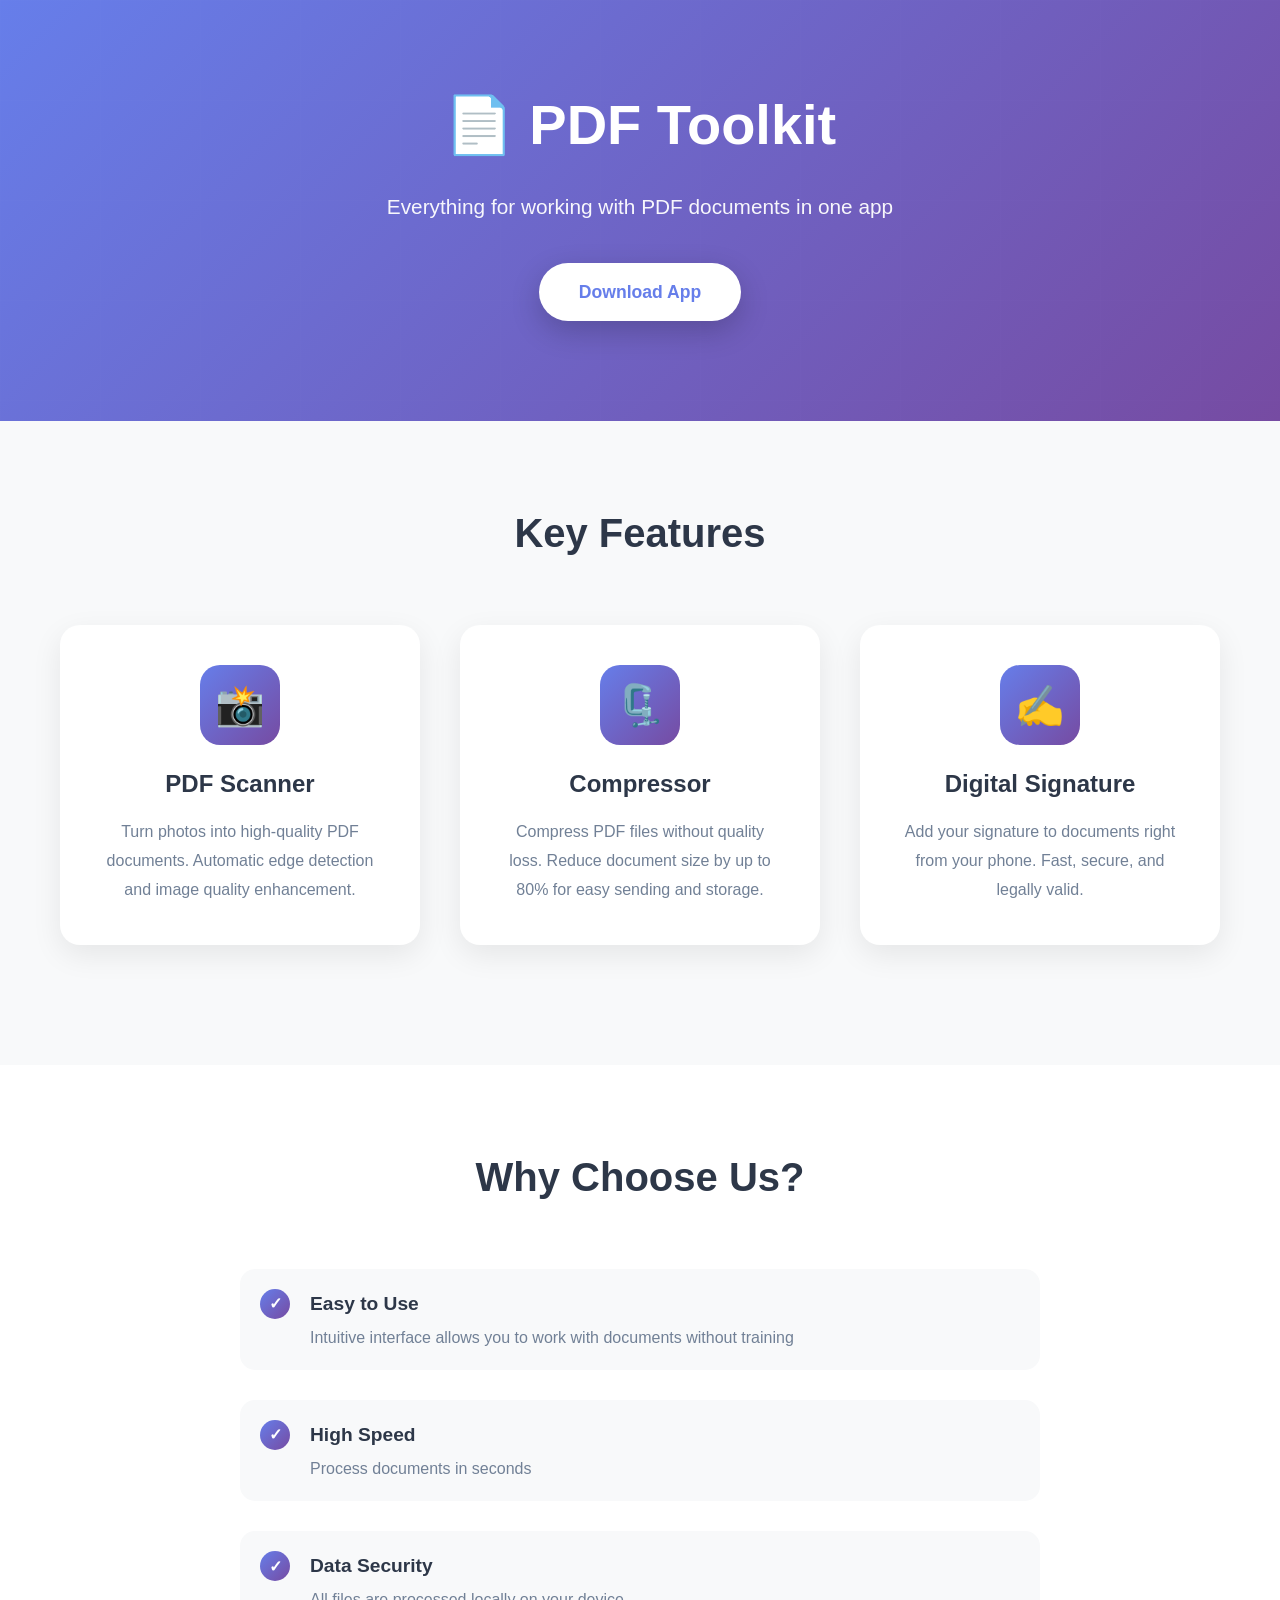
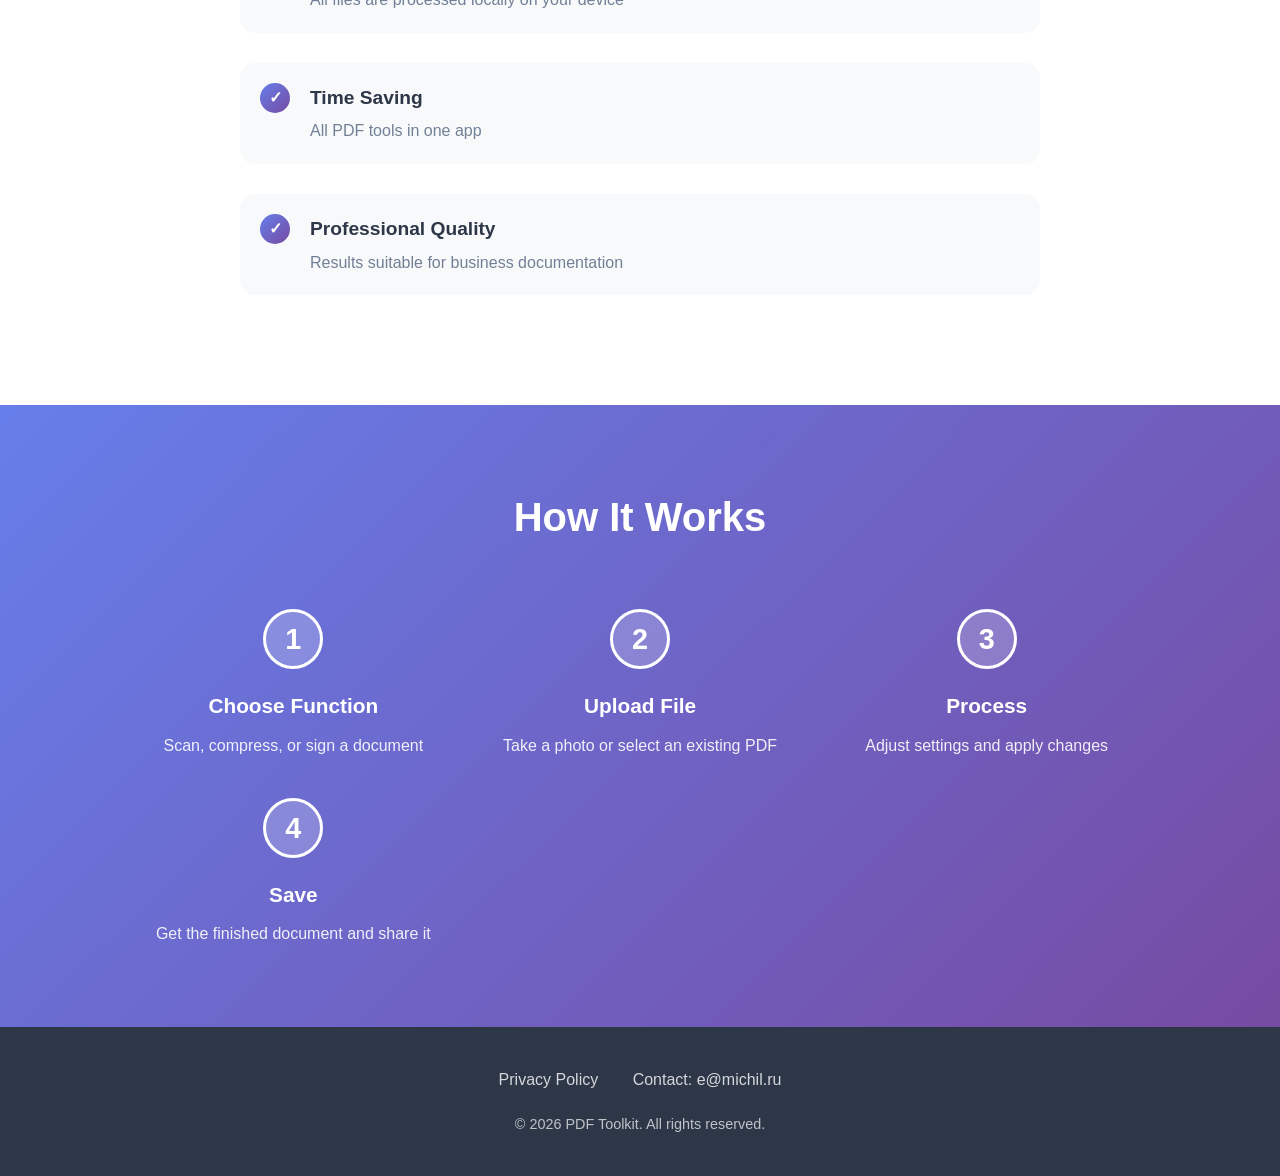
<file: index.html>
<!DOCTYPE html>
<html lang="en">
<head>
    <meta charset="UTF-8">
    <meta name="viewport" content="width=device-width, initial-scale=1.0">
    <meta name="description" content="Professional PDF toolkit: scan, compress, and sign documents in one app.">
    <title>PDF Toolkit - Scanner, Compressor & Sign</title>
    <style>
        * {
            margin: 0;
            padding: 0;
            box-sizing: border-box;
        }
        
        body {
            font-family: -apple-system, BlinkMacSystemFont, 'Segoe UI', Roboto, Oxygen, Ubuntu, Cantarell, sans-serif;
            line-height: 1.6;
            color: #333;
            overflow-x: hidden;
        }
        
        .container {
            max-width: 1200px;
            margin: 0 auto;
            padding: 0 20px;
        }
        
        /* Header */
        header {
            background: linear-gradient(135deg, #667eea 0%, #764ba2 100%);
            color: white;
            padding: 80px 0 100px;
            text-align: center;
            position: relative;
            overflow: hidden;
        }
        
        header::before {
            content: '';
            position: absolute;
            top: 0;
            left: 0;
            right: 0;
            bottom: 0;
            background: url('data:image/svg+xml,<svg width="100" height="100" xmlns="http://www.w3.org/2000/svg"><defs><pattern id="grid" width="100" height="100" patternUnits="userSpaceOnUse"><path d="M 100 0 L 0 0 0 100" fill="none" stroke="rgba(255,255,255,0.05)" stroke-width="1"/></pattern></defs><rect width="100%" height="100%" fill="url(%23grid)"/></svg>');
            opacity: 0.3;
        }
        
        header h1 {
            font-size: 3.5rem;
            margin-bottom: 20px;
            font-weight: 700;
            position: relative;
            z-index: 1;
        }
        
        header p {
            font-size: 1.3rem;
            margin-bottom: 40px;
            opacity: 0.95;
            position: relative;
            z-index: 1;
        }
        
        .cta-button {
            display: inline-block;
            background: white;
            color: #667eea;
            padding: 15px 40px;
            border-radius: 50px;
            text-decoration: none;
            font-weight: 600;
            font-size: 1.1rem;
            transition: all 0.3s ease;
            box-shadow: 0 10px 30px rgba(0,0,0,0.2);
            position: relative;
            z-index: 1;
        }
        
        .cta-button:hover {
            transform: translateY(-3px);
            box-shadow: 0 15px 40px rgba(0,0,0,0.3);
        }
        
        /* Features */
        .features {
            padding: 80px 0;
            background: #f8f9fa;
        }
        
        .features h2 {
            text-align: center;
            font-size: 2.5rem;
            margin-bottom: 60px;
            color: #2d3748;
        }
        
        .feature-grid {
            display: grid;
            grid-template-columns: repeat(auto-fit, minmax(300px, 1fr));
            gap: 40px;
            margin-bottom: 40px;
        }
        
        .feature-card {
            background: white;
            padding: 40px;
            border-radius: 20px;
            box-shadow: 0 10px 30px rgba(0,0,0,0.08);
            transition: all 0.3s ease;
            text-align: center;
        }
        
        .feature-card:hover {
            transform: translateY(-10px);
            box-shadow: 0 20px 50px rgba(0,0,0,0.12);
        }
        
        .feature-icon {
            width: 80px;
            height: 80px;
            background: linear-gradient(135deg, #667eea 0%, #764ba2 100%);
            border-radius: 20px;
            display: flex;
            align-items: center;
            justify-content: center;
            margin: 0 auto 20px;
            font-size: 2.5rem;
        }
        
        .feature-card h3 {
            font-size: 1.5rem;
            margin-bottom: 15px;
            color: #2d3748;
        }
        
        .feature-card p {
            color: #718096;
            line-height: 1.8;
        }
        
        /* Benefits */
        .benefits {
            padding: 80px 0;
            background: white;
        }
        
        .benefits h2 {
            text-align: center;
            font-size: 2.5rem;
            margin-bottom: 60px;
            color: #2d3748;
        }
        
        .benefit-list {
            max-width: 800px;
            margin: 0 auto;
        }
        
        .benefit-item {
            display: flex;
            align-items: flex-start;
            margin-bottom: 30px;
            padding: 20px;
            background: #f8f9fa;
            border-radius: 15px;
            transition: all 0.3s ease;
        }
        
        .benefit-item:hover {
            background: #e9ecef;
            transform: translateX(10px);
        }
        
        .benefit-check {
            min-width: 30px;
            height: 30px;
            background: linear-gradient(135deg, #667eea 0%, #764ba2 100%);
            border-radius: 50%;
            display: flex;
            align-items: center;
            justify-content: center;
            color: white;
            margin-right: 20px;
            font-weight: bold;
        }
        
        .benefit-text {
            flex: 1;
        }
        
        .benefit-text h4 {
            font-size: 1.2rem;
            margin-bottom: 5px;
            color: #2d3748;
        }
        
        .benefit-text p {
            color: #718096;
        }
        
        /* How it works */
        .how-it-works {
            padding: 80px 0;
            background: linear-gradient(135deg, #667eea 0%, #764ba2 100%);
            color: white;
        }
        
        .how-it-works h2 {
            text-align: center;
            font-size: 2.5rem;
            margin-bottom: 60px;
        }
        
        .steps {
            display: grid;
            grid-template-columns: repeat(auto-fit, minmax(250px, 1fr));
            gap: 40px;
            max-width: 1000px;
            margin: 0 auto;
        }
        
        .step {
            text-align: center;
            position: relative;
        }
        
        .step-number {
            width: 60px;
            height: 60px;
            background: rgba(255,255,255,0.2);
            border-radius: 50%;
            display: flex;
            align-items: center;
            justify-content: center;
            margin: 0 auto 20px;
            font-size: 1.8rem;
            font-weight: bold;
            border: 3px solid white;
        }
        
        .step h3 {
            font-size: 1.3rem;
            margin-bottom: 10px;
        }
        
        .step p {
            opacity: 0.9;
        }
        
        /* Footer */
        footer {
            background: #2d3748;
            color: white;
            padding: 40px 0;
            text-align: center;
        }
        
        .footer-links {
            margin-bottom: 20px;
        }
        
        .footer-links a {
            color: white;
            text-decoration: none;
            margin: 0 15px;
            opacity: 0.8;
            transition: opacity 0.3s ease;
        }
        
        .footer-links a:hover {
            opacity: 1;
        }
        
        footer p {
            opacity: 0.7;
            font-size: 0.9rem;
        }
        
        /* Responsive */
        @media (max-width: 768px) {
            header h1 {
                font-size: 2.5rem;
            }
            
            header p {
                font-size: 1.1rem;
            }
            
            .features h2,
            .benefits h2,
            .how-it-works h2 {
                font-size: 2rem;
            }
            
            .feature-grid,
            .steps {
                grid-template-columns: 1fr;
            }
        }
    </style>
</head>
<body>
    <!-- Header -->
    <header>
        <div class="container">
            <h1>📄 PDF Toolkit</h1>
            <p>Everything for working with PDF documents in one app</p>
            <a href="#" class="cta-button">Download App</a>
        </div>
    </header>

    <!-- Features -->
    <section class="features">
        <div class="container">
            <h2>Key Features</h2>
            <div class="feature-grid">
                <div class="feature-card">
                    <div class="feature-icon">📸</div>
                    <h3>PDF Scanner</h3>
                    <p>Turn photos into high-quality PDF documents. Automatic edge detection and image quality enhancement.</p>
                </div>
                <div class="feature-card">
                    <div class="feature-icon">🗜️</div>
                    <h3>Compressor</h3>
                    <p>Compress PDF files without quality loss. Reduce document size by up to 80% for easy sending and storage.</p>
                </div>
                <div class="feature-card">
                    <div class="feature-icon">✍️</div>
                    <h3>Digital Signature</h3>
                    <p>Add your signature to documents right from your phone. Fast, secure, and legally valid.</p>
                </div>
            </div>
        </div>
    </section>

    <!-- Benefits -->
    <section class="benefits">
        <div class="container">
            <h2>Why Choose Us?</h2>
            <div class="benefit-list">
                <div class="benefit-item">
                    <div class="benefit-check">✓</div>
                    <div class="benefit-text">
                        <h4>Easy to Use</h4>
                        <p>Intuitive interface allows you to work with documents without training</p>
                    </div>
                </div>
                <div class="benefit-item">
                    <div class="benefit-check">✓</div>
                    <div class="benefit-text">
                        <h4>High Speed</h4>
                        <p>Process documents in seconds</p>
                    </div>
                </div>
                <div class="benefit-item">
                    <div class="benefit-check">✓</div>
                    <div class="benefit-text">
                        <h4>Data Security</h4>
                        <p>All files are processed locally on your device</p>
                    </div>
                </div>
                <div class="benefit-item">
                    <div class="benefit-check">✓</div>
                    <div class="benefit-text">
                        <h4>Time Saving</h4>
                        <p>All PDF tools in one app</p>
                    </div>
                </div>
                <div class="benefit-item">
                    <div class="benefit-check">✓</div>
                    <div class="benefit-text">
                        <h4>Professional Quality</h4>
                        <p>Results suitable for business documentation</p>
                    </div>
                </div>
            </div>
        </div>
    </section>

    <!-- How it works -->
    <section class="how-it-works">
        <div class="container">
            <h2>How It Works</h2>
            <div class="steps">
                <div class="step">
                    <div class="step-number">1</div>
                    <h3>Choose Function</h3>
                    <p>Scan, compress, or sign a document</p>
                </div>
                <div class="step">
                    <div class="step-number">2</div>
                    <h3>Upload File</h3>
                    <p>Take a photo or select an existing PDF</p>
                </div>
                <div class="step">
                    <div class="step-number">3</div>
                    <h3>Process</h3>
                    <p>Adjust settings and apply changes</p>
                </div>
                <div class="step">
                    <div class="step-number">4</div>
                    <h3>Save</h3>
                    <p>Get the finished document and share it</p>
                </div>
            </div>
        </div>
    </section>

    <!-- Footer -->
    <footer>
        <div class="container">
            <div class="footer-links">
                <a href="privacy.html">Privacy Policy</a>
                <a href="mailto:e@michil.ru">Contact: e@michil.ru</a>
            </div>
            <p>&copy; 2026 PDF Toolkit. All rights reserved.</p>
        </div>
    </footer>
</body>
</html>
</file>
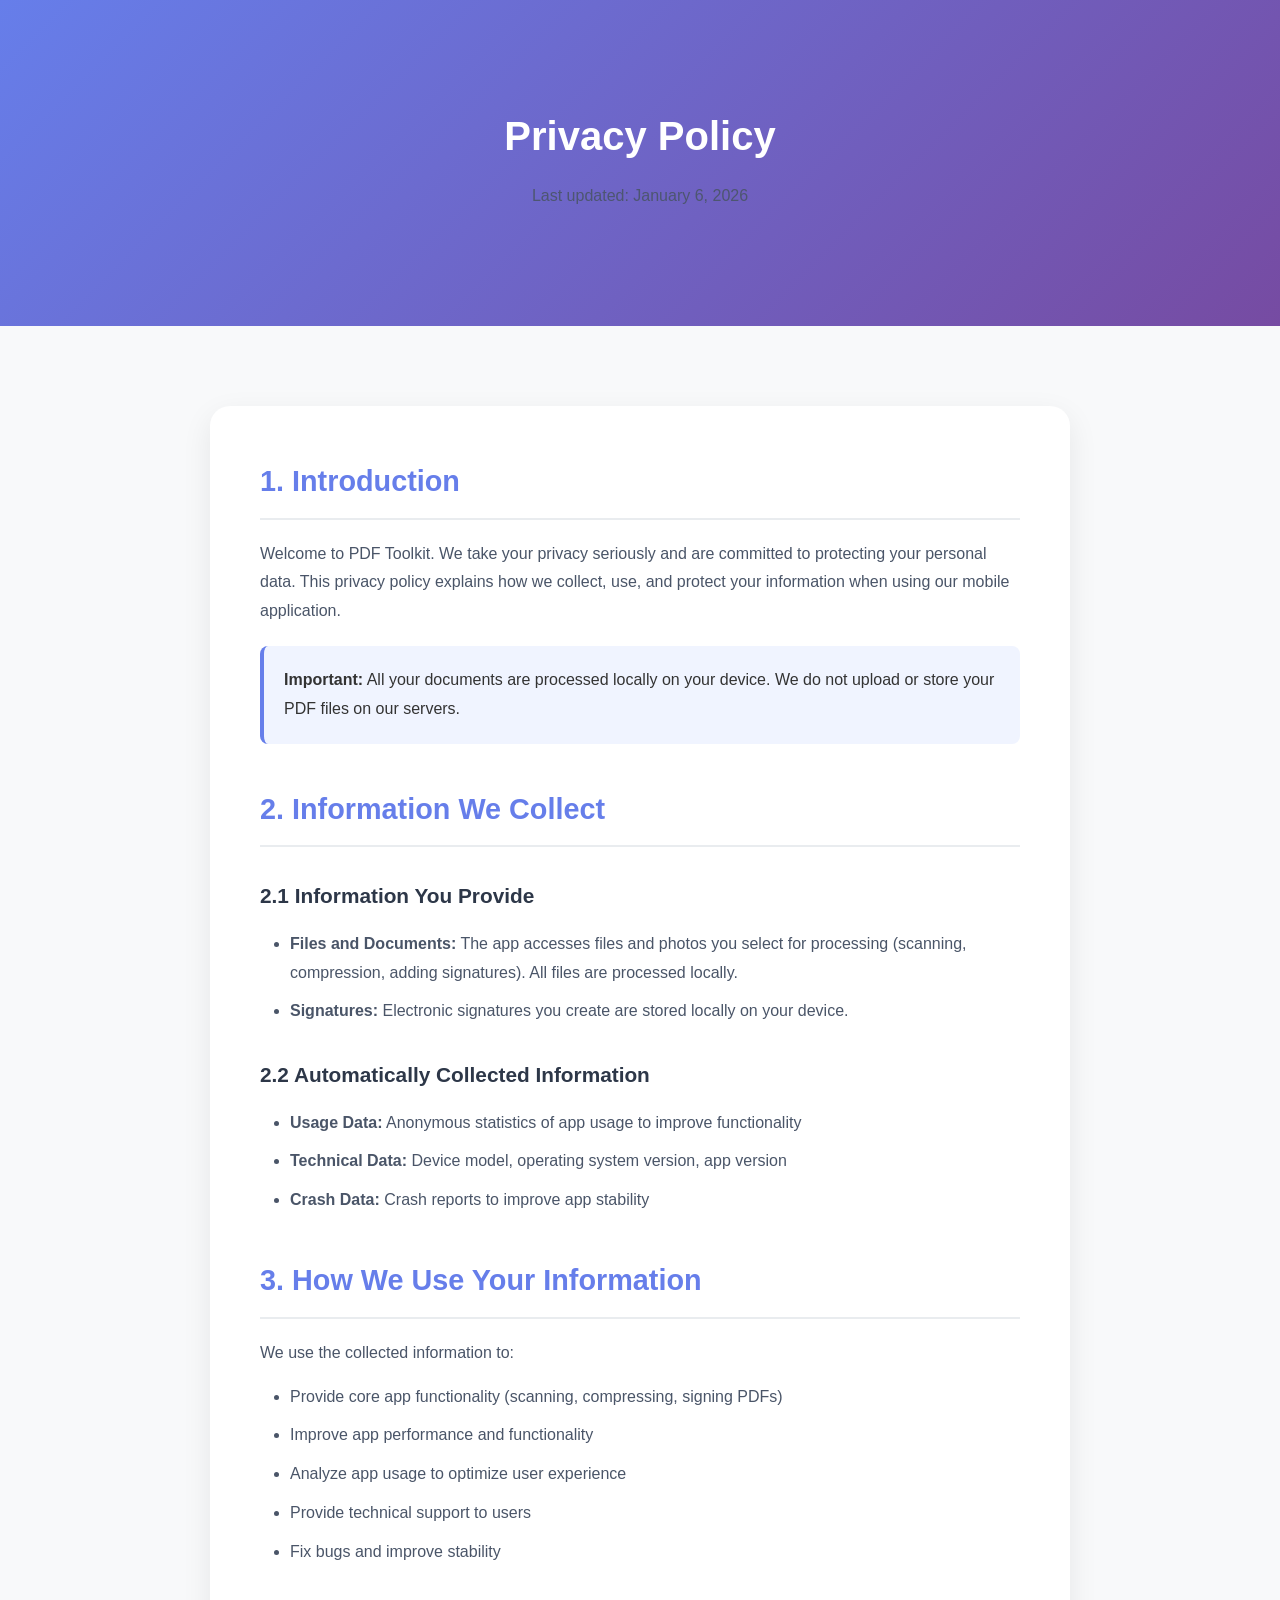
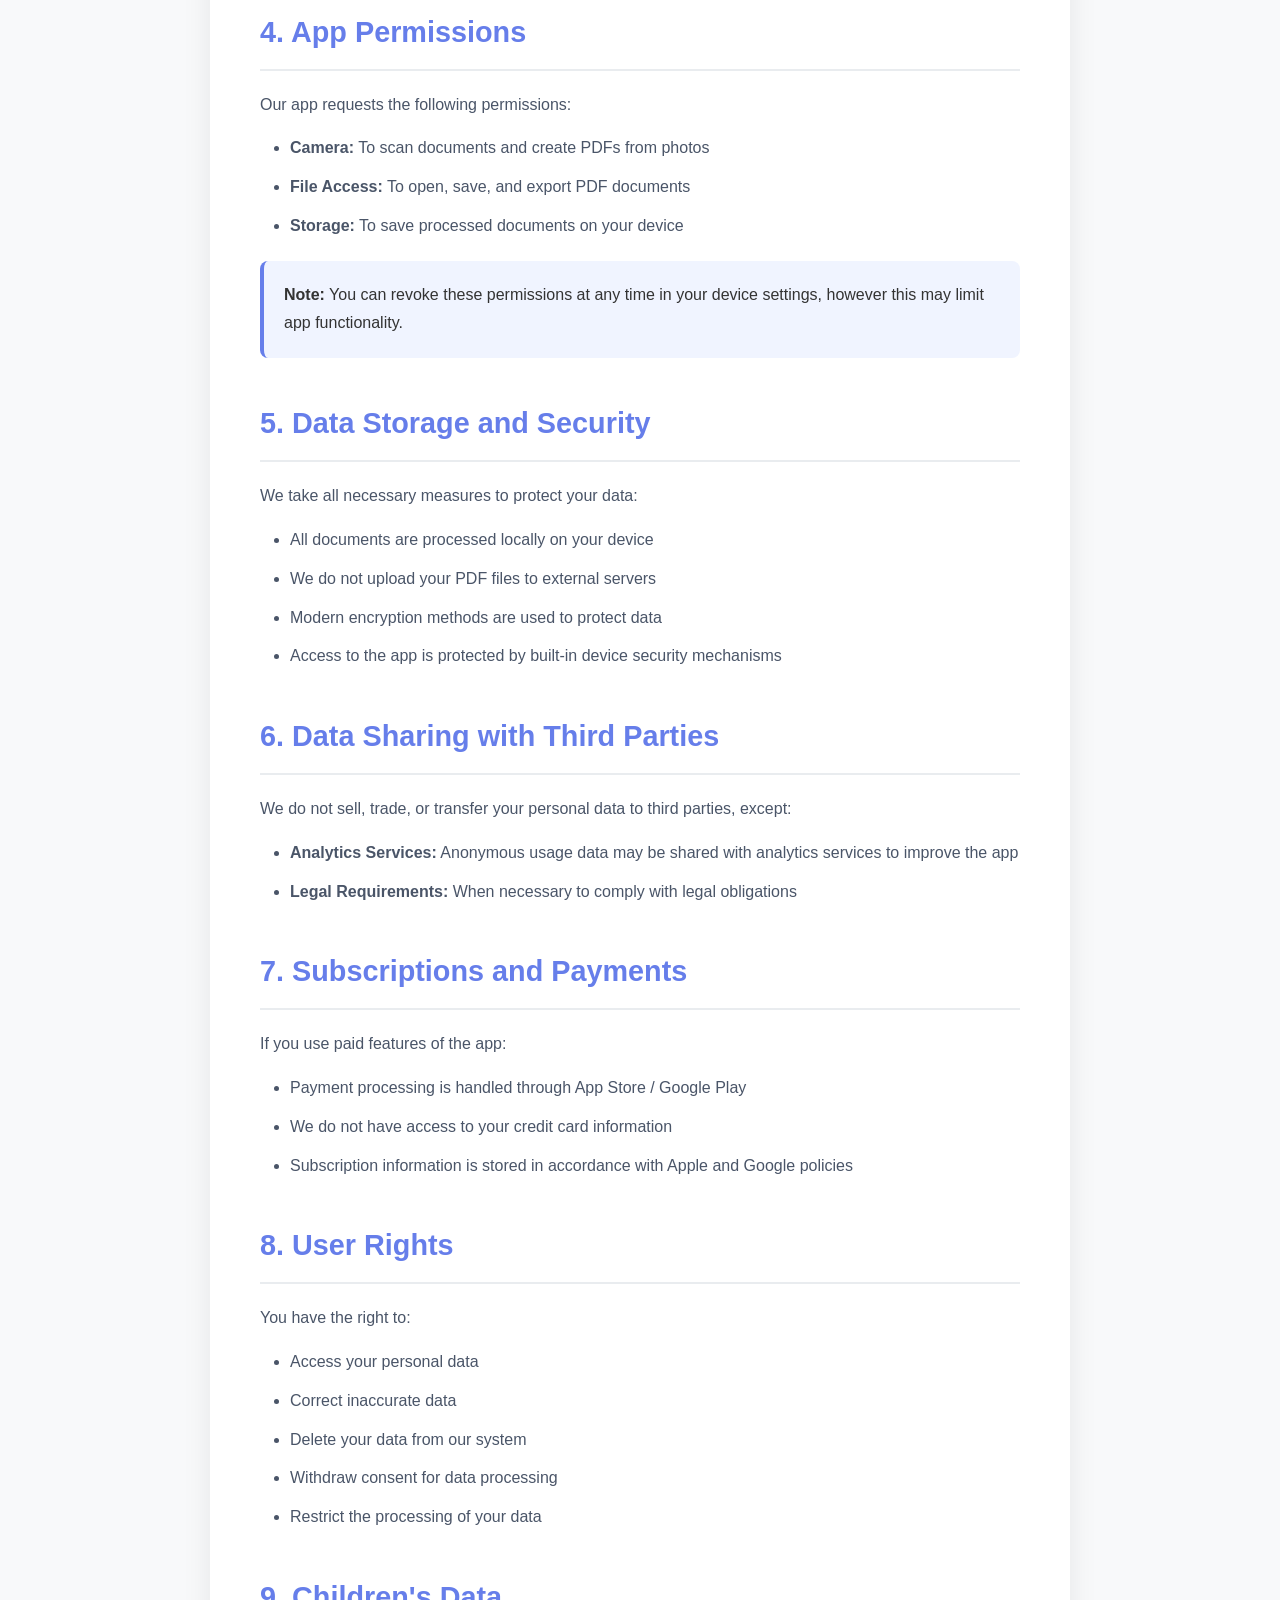
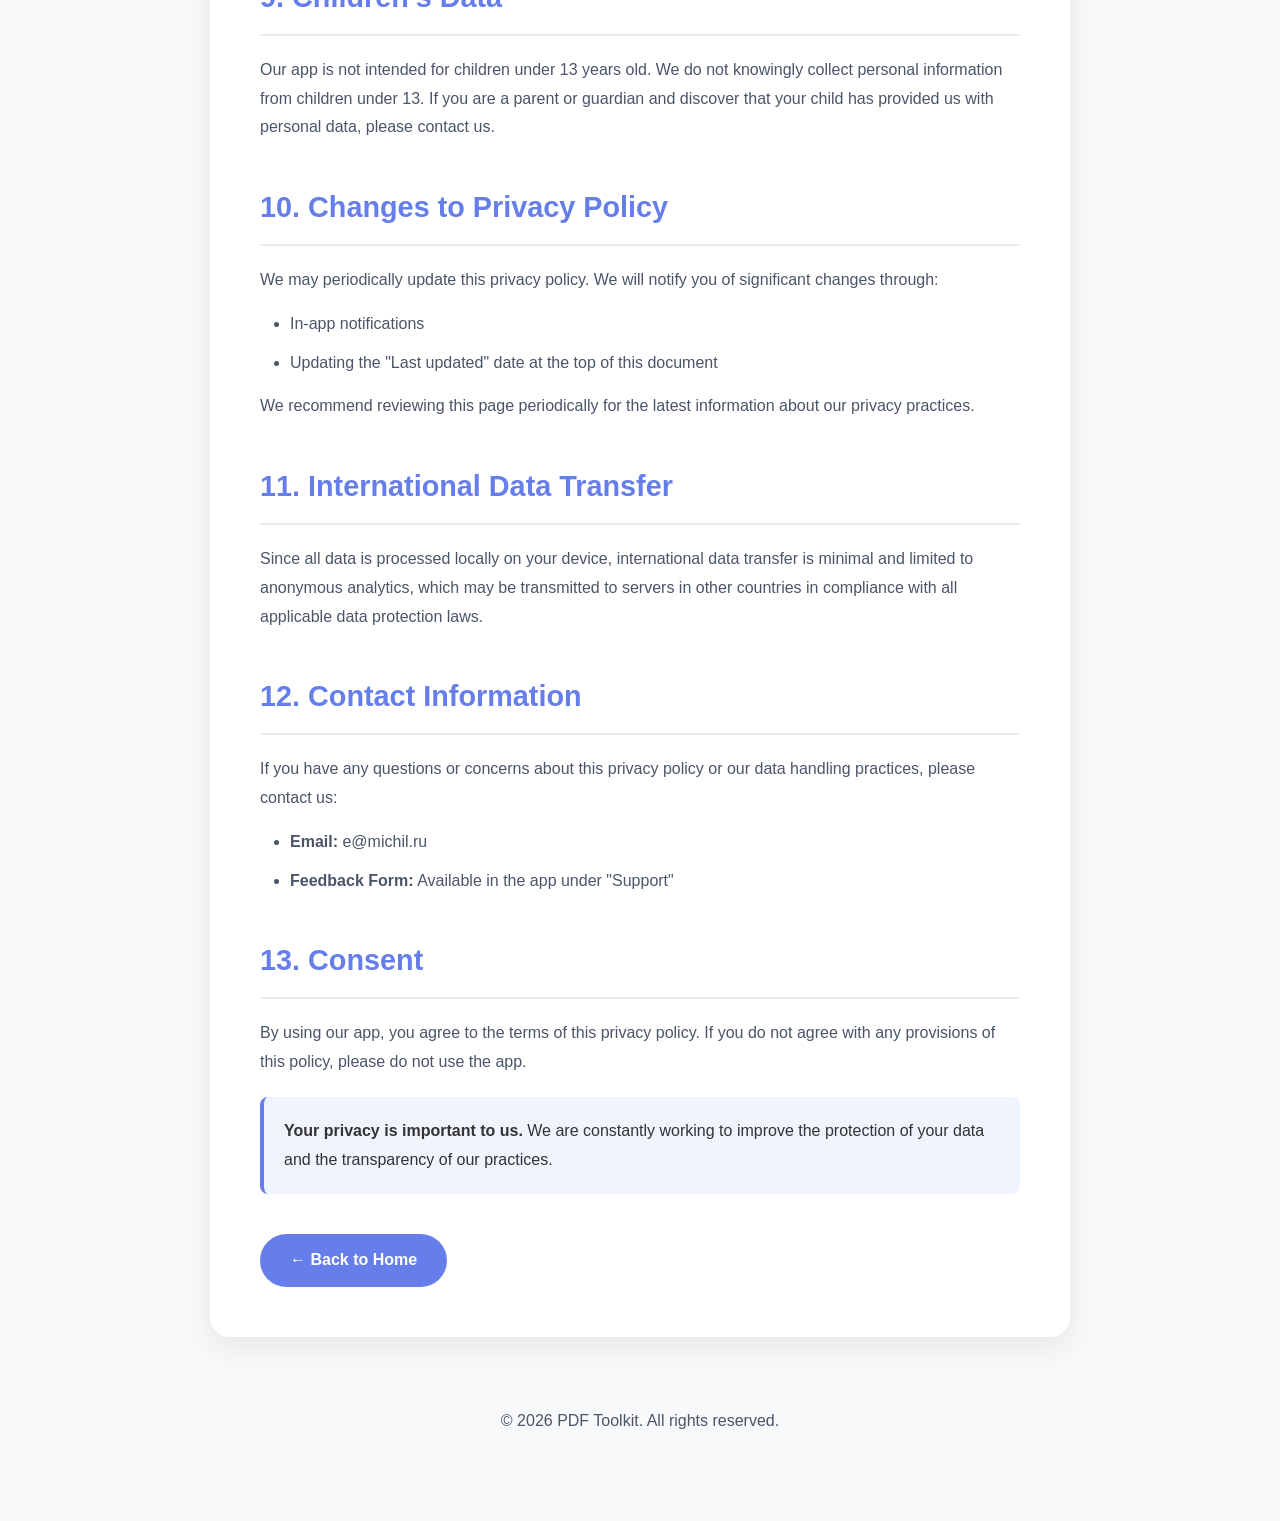
<file: privacy.html>
<!DOCTYPE html>
<html lang="en">
<head>
    <meta charset="UTF-8">
    <meta name="viewport" content="width=device-width, initial-scale=1.0">
    <meta name="description" content="PDF Toolkit Privacy Policy - information about data collection and usage">
    <title>Privacy Policy - PDF Toolkit</title>
    <style>
        * {
            margin: 0;
            padding: 0;
            box-sizing: border-box;
        }
        
        body {
            font-family: -apple-system, BlinkMacSystemFont, 'Segoe UI', Roboto, Oxygen, Ubuntu, Cantarell, sans-serif;
            line-height: 1.8;
            color: #333;
            background: #f8f9fa;
        }
        
        .container {
            max-width: 900px;
            margin: 0 auto;
            padding: 40px 20px;
        }
        
        header {
            background: linear-gradient(135deg, #667eea 0%, #764ba2 100%);
            color: white;
            padding: 60px 0;
            text-align: center;
            margin-bottom: 40px;
        }
        
        header h1 {
            font-size: 2.5rem;
            margin-bottom: 10px;
        }
        
        header p {
            font-size: 1rem;
            opacity: 0.9;
        }
        
        .content {
            background: white;
            padding: 50px;
            border-radius: 20px;
            box-shadow: 0 10px 30px rgba(0,0,0,0.08);
            margin-bottom: 40px;
        }
        
        h2 {
            color: #667eea;
            font-size: 1.8rem;
            margin: 40px 0 20px 0;
            padding-bottom: 10px;
            border-bottom: 2px solid #e9ecef;
        }
        
        h2:first-child {
            margin-top: 0;
        }
        
        h3 {
            color: #2d3748;
            font-size: 1.3rem;
            margin: 30px 0 15px 0;
        }
        
        p {
            margin-bottom: 15px;
            color: #4a5568;
        }
        
        ul {
            margin: 15px 0 15px 30px;
            color: #4a5568;
        }
        
        li {
            margin-bottom: 10px;
        }
        
        .highlight {
            background: #f0f4ff;
            padding: 20px;
            border-left: 4px solid #667eea;
            border-radius: 8px;
            margin: 20px 0;
        }
        
        .back-link {
            display: inline-block;
            background: #667eea;
            color: white;
            padding: 12px 30px;
            border-radius: 50px;
            text-decoration: none;
            font-weight: 600;
            transition: all 0.3s ease;
            margin-top: 20px;
        }
        
        .back-link:hover {
            background: #764ba2;
            transform: translateY(-2px);
        }
        
        footer {
            text-align: center;
            padding: 30px 0;
            color: #718096;
        }
        
        @media (max-width: 768px) {
            header h1 {
                font-size: 2rem;
            }
            
            .content {
                padding: 30px 20px;
            }
            
            h2 {
                font-size: 1.5rem;
            }
        }
    </style>
</head>
<body>
    <header>
        <div class="container">
            <h1>Privacy Policy</h1>
            <p>Last updated: January 6, 2026</p>
        </div>
    </header>

    <div class="container">
        <div class="content">
            <h2>1. Introduction</h2>
            <p>Welcome to PDF Toolkit. We take your privacy seriously and are committed to protecting your personal data. This privacy policy explains how we collect, use, and protect your information when using our mobile application.</p>
            
            <div class="highlight">
                <strong>Important:</strong> All your documents are processed locally on your device. We do not upload or store your PDF files on our servers.
            </div>

            <h2>2. Information We Collect</h2>
            
            <h3>2.1 Information You Provide</h3>
            <ul>
                <li><strong>Files and Documents:</strong> The app accesses files and photos you select for processing (scanning, compression, adding signatures). All files are processed locally.</li>
                <li><strong>Signatures:</strong> Electronic signatures you create are stored locally on your device.</li>
            </ul>

            <h3>2.2 Automatically Collected Information</h3>
            <ul>
                <li><strong>Usage Data:</strong> Anonymous statistics of app usage to improve functionality</li>
                <li><strong>Technical Data:</strong> Device model, operating system version, app version</li>
                <li><strong>Crash Data:</strong> Crash reports to improve app stability</li>
            </ul>

            <h2>3. How We Use Your Information</h2>
            <p>We use the collected information to:</p>
            <ul>
                <li>Provide core app functionality (scanning, compressing, signing PDFs)</li>
                <li>Improve app performance and functionality</li>
                <li>Analyze app usage to optimize user experience</li>
                <li>Provide technical support to users</li>
                <li>Fix bugs and improve stability</li>
            </ul>

            <h2>4. App Permissions</h2>
            <p>Our app requests the following permissions:</p>
            <ul>
                <li><strong>Camera:</strong> To scan documents and create PDFs from photos</li>
                <li><strong>File Access:</strong> To open, save, and export PDF documents</li>
                <li><strong>Storage:</strong> To save processed documents on your device</li>
            </ul>
            
            <div class="highlight">
                <strong>Note:</strong> You can revoke these permissions at any time in your device settings, however this may limit app functionality.
            </div>

            <h2>5. Data Storage and Security</h2>
            <p>We take all necessary measures to protect your data:</p>
            <ul>
                <li>All documents are processed locally on your device</li>
                <li>We do not upload your PDF files to external servers</li>
                <li>Modern encryption methods are used to protect data</li>
                <li>Access to the app is protected by built-in device security mechanisms</li>
            </ul>

            <h2>6. Data Sharing with Third Parties</h2>
            <p>We do not sell, trade, or transfer your personal data to third parties, except:</p>
            <ul>
                <li><strong>Analytics Services:</strong> Anonymous usage data may be shared with analytics services to improve the app</li>
                <li><strong>Legal Requirements:</strong> When necessary to comply with legal obligations</li>
            </ul>

            <h2>7. Subscriptions and Payments</h2>
            <p>If you use paid features of the app:</p>
            <ul>
                <li>Payment processing is handled through App Store / Google Play</li>
                <li>We do not have access to your credit card information</li>
                <li>Subscription information is stored in accordance with Apple and Google policies</li>
            </ul>

            <h2>8. User Rights</h2>
            <p>You have the right to:</p>
            <ul>
                <li>Access your personal data</li>
                <li>Correct inaccurate data</li>
                <li>Delete your data from our system</li>
                <li>Withdraw consent for data processing</li>
                <li>Restrict the processing of your data</li>
            </ul>

            <h2>9. Children's Data</h2>
            <p>Our app is not intended for children under 13 years old. We do not knowingly collect personal information from children under 13. If you are a parent or guardian and discover that your child has provided us with personal data, please contact us.</p>

            <h2>10. Changes to Privacy Policy</h2>
            <p>We may periodically update this privacy policy. We will notify you of significant changes through:</p>
            <ul>
                <li>In-app notifications</li>
                <li>Updating the "Last updated" date at the top of this document</li>
            </ul>
            <p>We recommend reviewing this page periodically for the latest information about our privacy practices.</p>

            <h2>11. International Data Transfer</h2>
            <p>Since all data is processed locally on your device, international data transfer is minimal and limited to anonymous analytics, which may be transmitted to servers in other countries in compliance with all applicable data protection laws.</p>

            <h2>12. Contact Information</h2>
            <p>If you have any questions or concerns about this privacy policy or our data handling practices, please contact us:</p>
            <ul>
                <li><strong>Email:</strong> e@michil.ru</li>
                <li><strong>Feedback Form:</strong> Available in the app under "Support"</li>
            </ul>

            <h2>13. Consent</h2>
            <p>By using our app, you agree to the terms of this privacy policy. If you do not agree with any provisions of this policy, please do not use the app.</p>

            <div class="highlight">
                <strong>Your privacy is important to us.</strong> We are constantly working to improve the protection of your data and the transparency of our practices.
            </div>

            <a href="index.html" class="back-link">← Back to Home</a>
        </div>

        <footer>
            <p>&copy; 2026 PDF Toolkit. All rights reserved.</p>
        </footer>
    </div>
</body>
</html>
</file>
